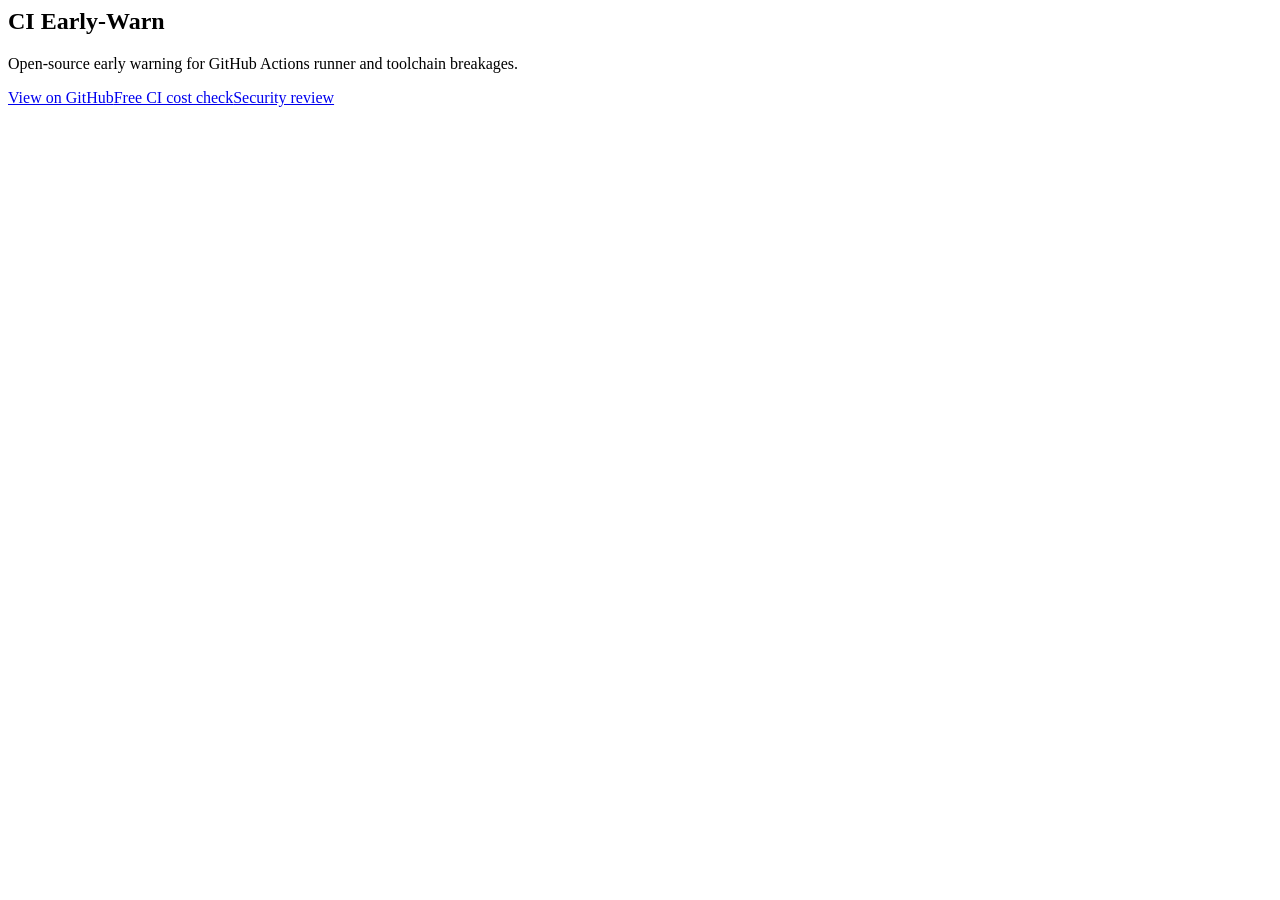
<file: docs/index.html>
<title>CI Early-Warn</title></head><body><section class="hero"><div class="wrap"><h1>CI Early-Warn</h1><p class="lead">Open-source early warning for GitHub Actions runner and toolchain breakages.</p><div class="ctas"><a class="btn lg" href="https://github.com/kobima6813/ci-earlywarn">View on GitHub</a><a class="btn lg ghost" href="cost.html">Free CI cost check</a><a class="btn lg ghost" href="review.html">Security review</a></div></div></section>
</file>
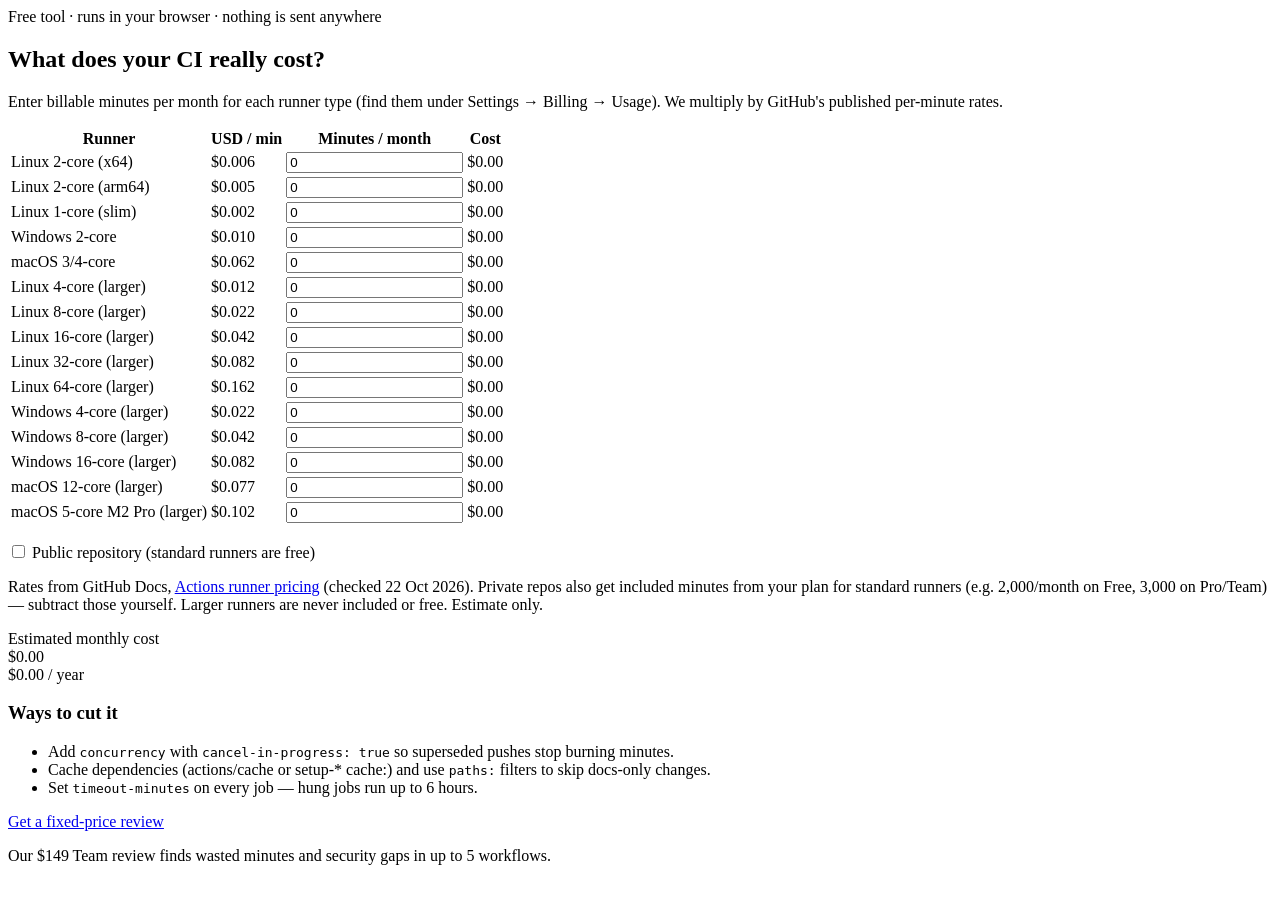
<file: docs/cost.html>
<title>Free GitHub Actions CI cost check</title><meta name="description" content="Estimate your monthly GitHub Actions bill by runner type, using GitHub's published per-minute rates."></head><body>
<section class="hero"><div class="wrap"><p class="eyebrow">Free tool · runs in your browser · nothing is sent anywhere</p><h1>What does your CI really cost?</h1><p class="lead">Enter billable minutes per month for each runner type (find them under Settings → Billing → Usage). We multiply by GitHub's published per-minute rates.</p></div></section>
<section><div class="wrap grid2"><div class="calc"><div class="tablewrap"><table id="t"><tr><th>Runner</th><th>USD / min</th><th>Minutes / month</th><th>Cost</th></tr></table></div>
<p><label><input type="checkbox" id="pub" style="width:auto"> Public repository (standard runners are free)</label></p>
<p class="small">Rates from GitHub Docs, <a href="https://docs.github.com/en/billing/reference/actions-runner-pricing">Actions runner pricing</a> (checked 22 Oct 2026). Private repos also get included minutes from your plan for standard runners (e.g. 2,000/month on Free, 3,000 on Pro/Team) — subtract those yourself. Larger runners are never included or free. Estimate only.</p></div>
<div><div class="freebox"><div class="small">Estimated monthly cost</div><div class="total" id="tot">$0.00</div><div class="small" id="yr">$0 / year</div><h3 style="margin-top:18px">Ways to cut it</h3><ul id="tips" class="steps"></ul><a class="btn lg" href="review.html#pricing">Get a fixed-price review</a><p class="small">Our $149 Team review finds wasted minutes and security gaps in up to 5 workflows.</p></div></div></div></section>
<script>
const R=[["Linux 2-core (x64)",0.006,1],["Linux 2-core (arm64)",0.005,1],["Linux 1-core (slim)",0.002,1],["Windows 2-core",0.010,1],["macOS 3/4-core",0.062,1],["Linux 4-core (larger)",0.012,0],["Linux 8-core (larger)",0.022,0],["Linux 16-core (larger)",0.042,0],["Linux 32-core (larger)",0.082,0],["Linux 64-core (larger)",0.162,0],["Windows 4-core (larger)",0.022,0],["Windows 8-core (larger)",0.042,0],["Windows 16-core (larger)",0.082,0],["macOS 12-core (larger)",0.077,0],["macOS 5-core M2 Pro (larger)",0.102,0]];
const t=document.getElementById('t'),f=n=>'$'+n.toLocaleString('en-US',{minimumFractionDigits:2,maximumFractionDigits:2});
R.forEach((r,i)=>{const tr=t.insertRow();tr.innerHTML='<td>'+r[0]+'</td><td>$'+r[1].toFixed(3)+'</td><td><input type="number" min="0" step="100" value="0" data-i="'+i+'"></td><td id="c'+i+'">$0.00</td>'});
function calc(){const pub=document.getElementById('pub').checked;let tot=0,by={};document.querySelectorAll('input[data-i]').forEach(e=>{const r=R[e.dataset.i],m=Math.max(0,+e.value||0),c=(pub&&r[2])?0:m*r[1];tot+=c;by[r[0]]=c;document.getElementById('c'+e.dataset.i).textContent=f(c)});
document.getElementById('tot').textContent=f(tot);document.getElementById('yr').textContent=f(tot*12)+' / year';
const tips=[],mac=by["macOS 3/4-core"]+by["macOS 12-core (larger)"]+by["macOS 5-core M2 Pro (larger)"],win=Object.keys(by).filter(k=>k.startsWith('Windows')).reduce((a,k)=>a+by[k],0),x64=by["Linux 2-core (x64)"];
if(mac>0)tips.push('macOS is ~10× Linux per minute: run only iOS/macOS-specific jobs there; lint and unit-test on Linux (potential '+f(mac*0.5)+'/mo if half moves).');
if(win>0)tips.push('Windows costs ~1.7× Linux: keep Windows to one smoke job in the matrix.');
if(x64>0)tips.push('Linux arm64 is ~17% cheaper than x64 ('+f(x64*0.17)+'/mo) if your toolchain supports it.');
tips.push('Add <code>concurrency</code> with <code>cancel-in-progress: true</code> so superseded pushes stop burning minutes.');
tips.push('Cache dependencies (actions/cache or setup-* cache:) and use <code>paths:</code> filters to skip docs-only changes.');
tips.push('Set <code>timeout-minutes</code> on every job — hung jobs run up to 6 hours.');
document.getElementById('tips').innerHTML=tips.map(x=>'<li>'+x+'</li>').join('')}
document.addEventListener('input',calc);calc();
</script>
</file>
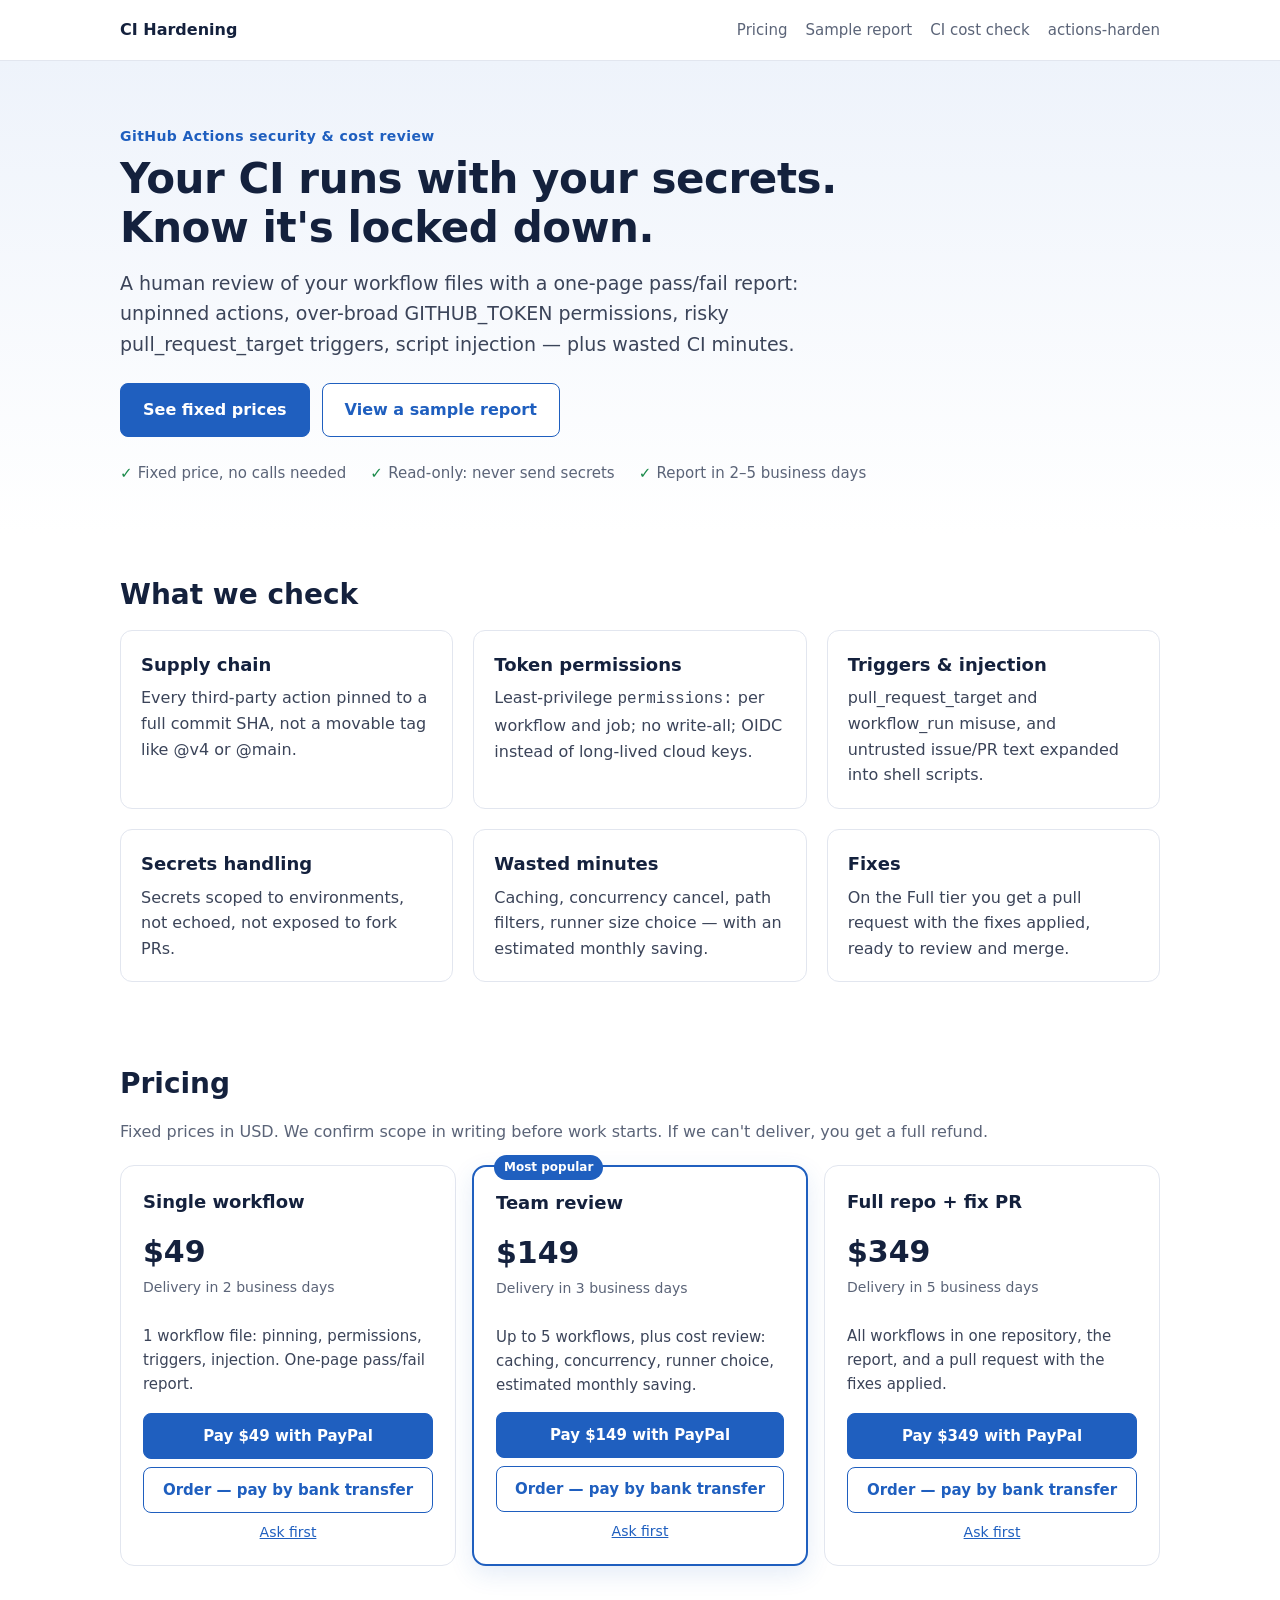
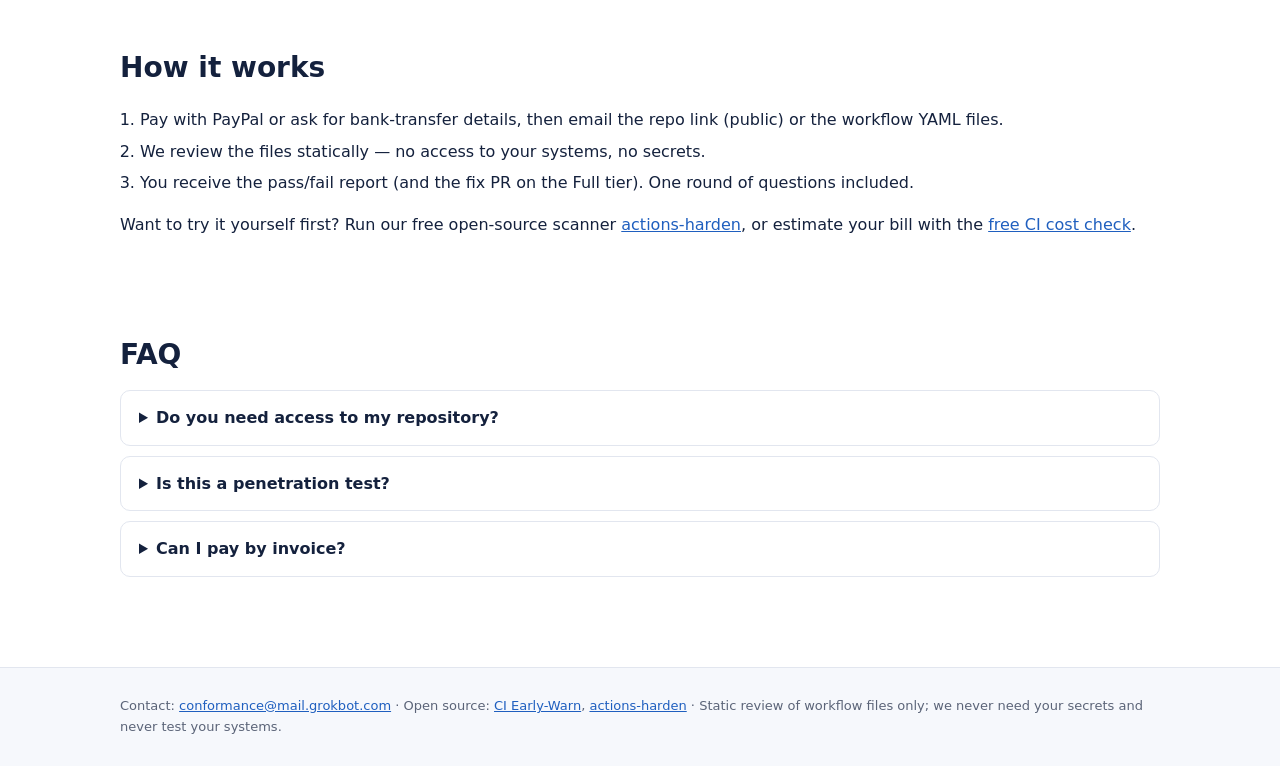
<file: docs/review.html>
<!doctype html><html lang="en"><head><meta charset="utf-8"><meta name="viewport" content="width=device-width,initial-scale=1"><link rel="stylesheet" href="site.css"><title>GitHub Actions security review — fixed price</title><meta name="description" content="Fixed-price review of your GitHub Actions workflows: action pinning, token permissions, pull_request_target, script injection and wasted CI minutes."></head><body><header class="top"><div class="wrap bar"><a class="brand" href="review.html">CI Hardening</a><nav><a href="review.html#pricing">Pricing</a><a href="sample-report.html">Sample report</a><a href="cost.html">CI cost check</a><a href="https://github.com/kobima6813/actions-harden">actions-harden</a></nav></div></header>
<section class="hero"><div class="wrap"><p class="eyebrow">GitHub Actions security &amp; cost review</p><h1>Your CI runs with your secrets. Know it's locked down.</h1><p class="lead">A human review of your workflow files with a one-page pass/fail report: unpinned actions, over-broad GITHUB_TOKEN permissions, risky pull_request_target triggers, script injection — plus wasted CI minutes.</p><div class="ctas"><a class="btn lg" href="#pricing">See fixed prices</a><a class="btn lg ghost" href="sample-report.html">View a sample report</a></div><ul class="facts"><li>Fixed price, no calls needed</li><li>Read-only: never send secrets</li><li>Report in 2–5 business days</li></ul></div></section>
<section><div class="wrap"><h2>What we check</h2><div class="grid3"><div class="feat"><h3>Supply chain</h3><p>Every third-party action pinned to a full commit SHA, not a movable tag like @v4 or @main.</p></div><div class="feat"><h3>Token permissions</h3><p>Least-privilege <code>permissions:</code> per workflow and job; no write-all; OIDC instead of long-lived cloud keys.</p></div><div class="feat"><h3>Triggers &amp; injection</h3><p>pull_request_target and workflow_run misuse, and untrusted issue/PR text expanded into shell scripts.</p></div><div class="feat"><h3>Secrets handling</h3><p>Secrets scoped to environments, not echoed, not exposed to fork PRs.</p></div><div class="feat"><h3>Wasted minutes</h3><p>Caching, concurrency cancel, path filters, runner size choice — with an estimated monthly saving.</p></div><div class="feat"><h3>Fixes</h3><p>On the Full tier you get a pull request with the fixes applied, ready to review and merge.</p></div></div></div></section>
<section id="pricing"><div class="wrap"><h2>Pricing</h2><p class="sub">Fixed prices in USD. We confirm scope in writing before work starts. If we can't deliver, you get a full refund.</p><div class="tiers t3">
<div class="tier"><h3>Single workflow</h3><div class="price">$49</div><div class="unit">Delivery in 2 business days</div><p>1 workflow file: pinning, permissions, triggers, injection. One-page pass/fail report.</p><div class="actions"><a class="btn" href="https://paypal.me/kobima6813/49USD">Pay $49 with PayPal</a><a class="btn ghost" href="mailto:conformance@mail.grokbot.com?subject=Order%20Single%20workflow%20-%20bank%20transfer">Order — pay by bank transfer</a><a class="link" href="mailto:conformance@mail.grokbot.com?subject=Single%20workflow%20question">Ask first</a></div></div>
<div class="tier featured"><span class="badge">Most popular</span><h3>Team review</h3><div class="price">$149</div><div class="unit">Delivery in 3 business days</div><p>Up to 5 workflows, plus cost review: caching, concurrency, runner choice, estimated monthly saving.</p><div class="actions"><a class="btn" href="https://paypal.me/kobima6813/149USD">Pay $149 with PayPal</a><a class="btn ghost" href="mailto:conformance@mail.grokbot.com?subject=Order%20Team%20review%20-%20bank%20transfer">Order — pay by bank transfer</a><a class="link" href="mailto:conformance@mail.grokbot.com?subject=Team%20review%20question">Ask first</a></div></div>
<div class="tier"><h3>Full repo + fix PR</h3><div class="price">$349</div><div class="unit">Delivery in 5 business days</div><p>All workflows in one repository, the report, and a pull request with the fixes applied.</p><div class="actions"><a class="btn" href="https://paypal.me/kobima6813/349USD">Pay $349 with PayPal</a><a class="btn ghost" href="mailto:conformance@mail.grokbot.com?subject=Order%20Full%20repo%20-%20bank%20transfer">Order — pay by bank transfer</a><a class="link" href="mailto:conformance@mail.grokbot.com?subject=Full%20repo%20question">Ask first</a></div></div>
</div></div></section>
<section><div class="wrap"><h2>How it works</h2><ol class="steps"><li>Pay with PayPal or ask for bank-transfer details, then email the repo link (public) or the workflow YAML files.</li><li>We review the files statically — no access to your systems, no secrets.</li><li>You receive the pass/fail report (and the fix PR on the Full tier). One round of questions included.</li></ol><p>Want to try it yourself first? Run our free open-source scanner <a href="https://github.com/kobima6813/actions-harden">actions-harden</a>, or estimate your bill with the <a href="cost.html">free CI cost check</a>.</p></div></section>
<section><div class="wrap"><h2>FAQ</h2><details><summary>Do you need access to my repository?</summary><p>No. Public repo link or the YAML files are enough. For private repos, send the files. Never send secrets.</p></details><details><summary>Is this a penetration test?</summary><p>No. It's a static review of your workflow configuration. We don't test or touch your systems.</p></details><details><summary>Can I pay by invoice?</summary><p>Yes — choose bank transfer and we'll email the details.</p></details></div></section>
<footer><div class="wrap small">Contact: <a href="mailto:conformance@mail.grokbot.com?subject=GitHub%20Actions%20review">conformance@mail.grokbot.com</a> · Open source: <a href="https://github.com/kobima6813/ci-earlywarn">CI Early-Warn</a>, <a href="https://github.com/kobima6813/actions-harden">actions-harden</a> · Static review of workflow files only; we never need your secrets and never test your systems.</div></footer></body></html>
</file>
<file: docs/site.css>
:root{--ink:#14213d;--muted:#5b6478;--line:#e2e6ef;--brand:#1f5fbf;--brand2:#174a96;--bg:#f6f8fc}
*{box-sizing:border-box}body{margin:0;font:16px/1.6 Inter,system-ui,-apple-system,"Segoe UI",Roboto,sans-serif;color:var(--ink);background:#fff}
.wrap{max-width:1080px;margin:0 auto;padding:0 20px}a{color:var(--brand)}
.top{border-bottom:1px solid var(--line);background:#fff;position:sticky;top:0;z-index:5}.bar{display:flex;justify-content:space-between;align-items:center;height:60px;gap:12px}
.brand{font-weight:700;text-decoration:none;color:var(--ink)}nav a{margin-left:18px;text-decoration:none;color:var(--muted);font-size:15px}nav a:hover{color:var(--brand)}
.hero{background:linear-gradient(180deg,#eef3fb,#fff);padding:64px 0 48px}.eyebrow{color:var(--brand);font-weight:600;font-size:14px;letter-spacing:.03em;margin:0 0 8px}
h1{font-size:42px;line-height:1.15;margin:0 0 16px;max-width:820px;letter-spacing:-.01em}.lead{font-size:19px;color:#3b4459;max-width:760px;margin:0 0 24px}
.ctas{display:flex;flex-wrap:wrap;gap:12px}.facts{list-style:none;padding:0;margin:24px 0 0;display:flex;flex-wrap:wrap;gap:10px 24px;color:var(--muted);font-size:15px}.facts li:before{content:"✓ ";color:#1a8a4a;font-weight:700}
section{padding:40px 0}h2{font-size:28px;margin:0 0 12px}h3{margin:0 0 6px;font-size:18px}.sub{color:var(--muted);margin:0 0 20px}
.btn{display:inline-block;background:var(--brand);color:#fff;padding:10px 16px;border-radius:8px;text-decoration:none;font-weight:600;font-size:15px;border:1px solid var(--brand);text-align:center}.btn:hover{background:var(--brand2)}
.btn.ghost{background:#fff;color:var(--brand)}.btn.ghost:hover{background:#eef3fb}.btn.lg{padding:13px 22px;font-size:16px}
.grid3{display:grid;grid-template-columns:repeat(3,1fr);gap:20px}.grid2{display:grid;grid-template-columns:1fr 1fr;gap:20px}
.feat,.paybox{border:1px solid var(--line);border-radius:12px;padding:20px;background:#fff}.feat p,.paybox p{margin:0;color:#3b4459}
.tiers{display:grid;grid-template-columns:repeat(4,1fr);gap:16px;align-items:stretch}
.tier{position:relative;border:1px solid var(--line);border-radius:14px;padding:22px;display:flex;flex-direction:column;background:#fff}
.tier.featured{border:2px solid var(--brand);box-shadow:0 8px 24px rgba(31,95,191,.12)}.badge{position:absolute;top:-12px;left:20px;background:var(--brand);color:#fff;font-size:12px;font-weight:600;padding:3px 10px;border-radius:20px}
.price{font-size:30px;font-weight:700;margin:6px 0 0}.unit{color:var(--muted);font-size:14px;margin-bottom:10px}.tier p{flex:1;font-size:15px;color:#3b4459}
.actions{display:flex;flex-direction:column;gap:8px}.link{font-size:14px;text-align:center}
.freebox{background:var(--bg);border-radius:16px;padding:32px;margin:20px 0}
.tablewrap{overflow-x:auto}table{border-collapse:collapse;width:100%;font-size:14px}th,td{border-bottom:1px solid var(--line);padding:10px;text-align:left;vertical-align:top}th{background:var(--bg)}
.steps{padding-left:20px}.steps li{margin:6px 0}
details{border:1px solid var(--line);border-radius:10px;padding:14px 18px;margin:10px 0}summary{cursor:pointer;font-weight:600}details p{margin:10px 0 0;color:#3b4459}
footer{border-top:1px solid var(--line);padding:28px 0;margin-top:40px;background:var(--bg)}.small{font-size:13px;color:var(--muted)}
@media(max-width:900px){.tiers{grid-template-columns:1fr 1fr}.grid3{grid-template-columns:1fr}}
@media(max-width:640px){h1{font-size:30px}.lead{font-size:17px}.tiers,.grid2{grid-template-columns:1fr}nav a{margin-left:10px;font-size:14px}nav a:first-child{display:none}.hero{padding:40px 0 32px}section{padding:28px 0}}
.tiers.t3{grid-template-columns:repeat(3,1fr)}@media(max-width:900px){.tiers.t3{grid-template-columns:1fr}}
.pass{color:#1a8a4a;font-weight:700}.fail{color:#c0392b;font-weight:700}.warn{color:#b9770e;font-weight:700}
.calc input{width:120px;padding:8px;border:1px solid var(--line);border-radius:6px;font:inherit}.total{font-size:34px;font-weight:700}
</file>
